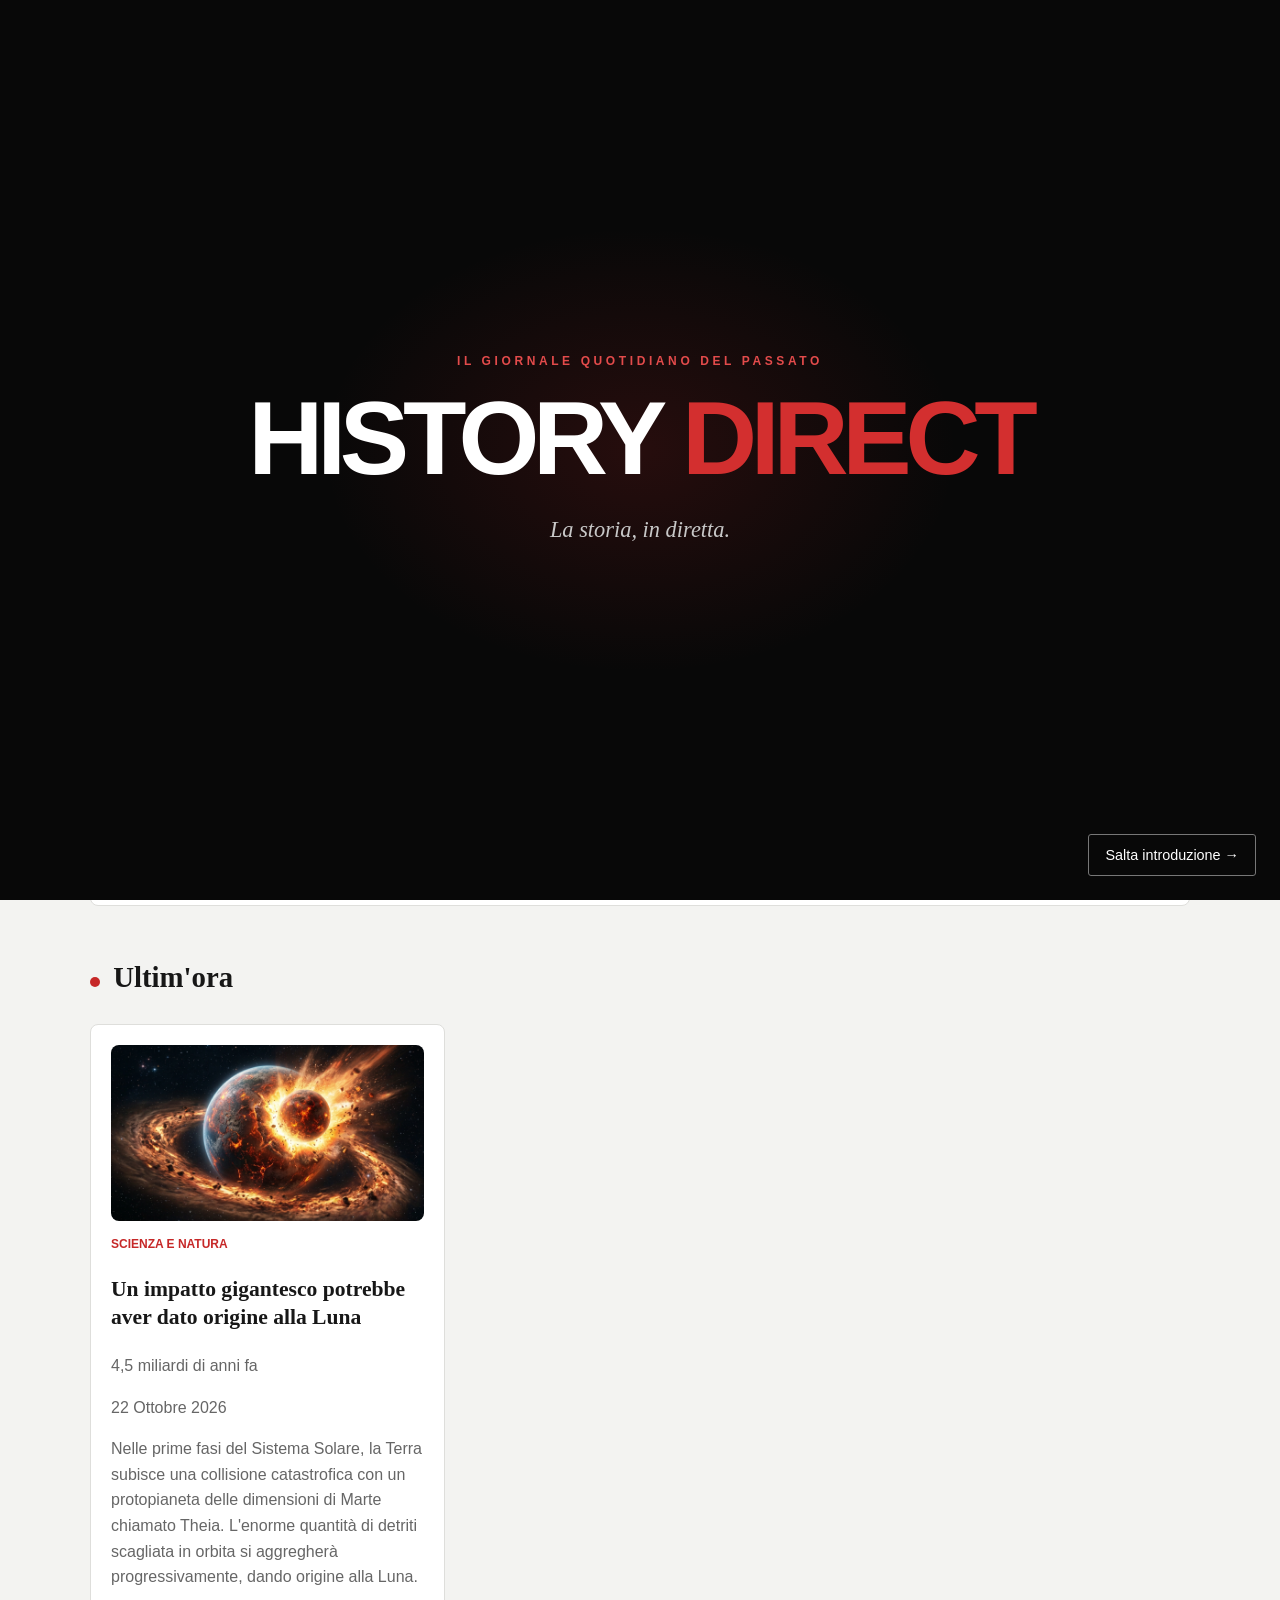
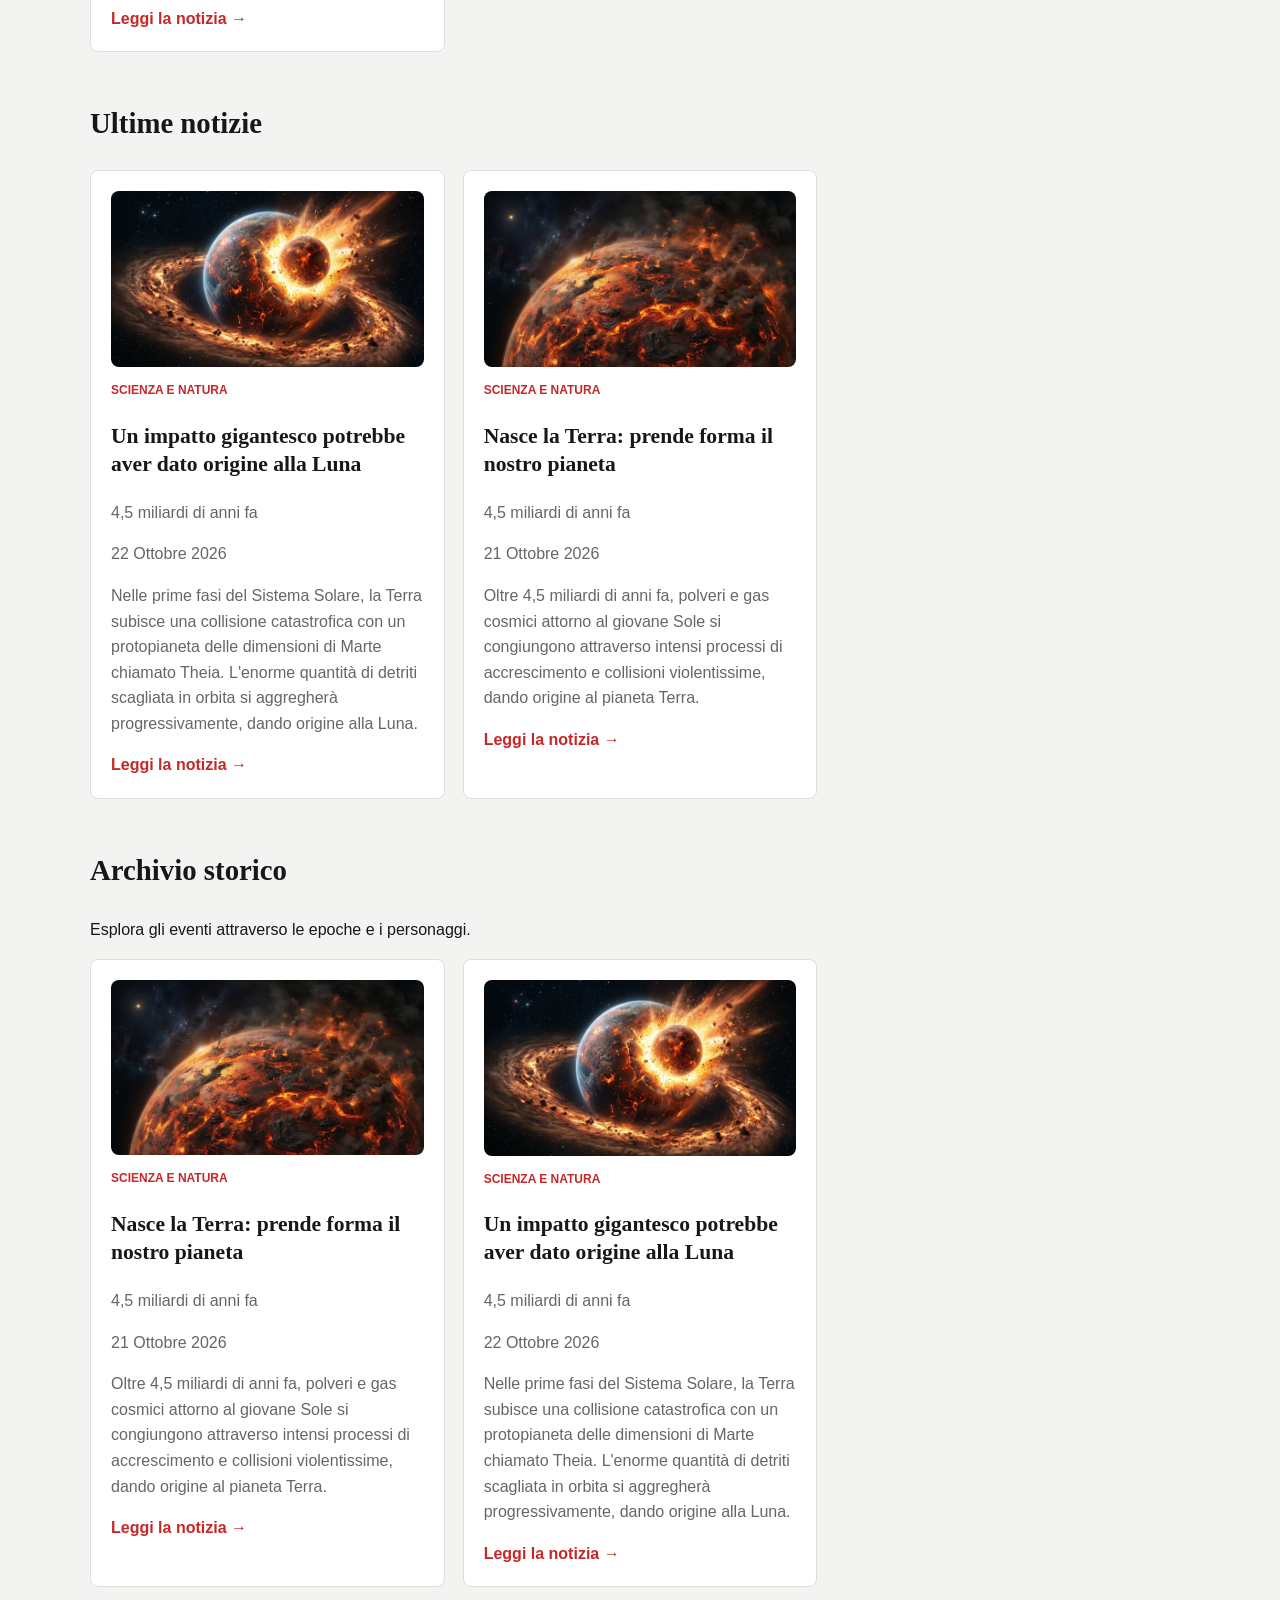
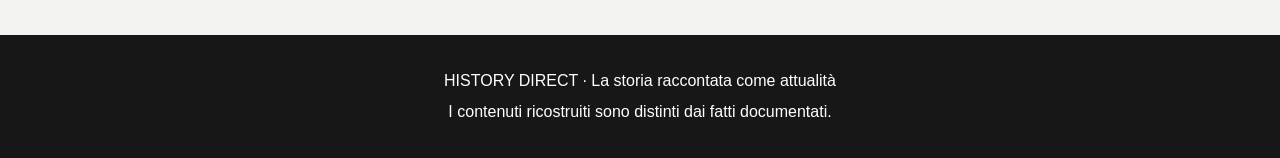
<file: index.html>
<!DOCTYPE html>
<html lang="it">
<head>
  <meta charset="UTF-8">
  <meta name="viewport" content="width=device-width, initial-scale=1.0">

  <title>History Direct — Il giornale del passato</title>
  <meta name="description" content="Segui la storia come se fosse una notizia in tempo reale.">

  <link rel="stylesheet" href="css/style.css">
  <script src="js/app.js" defer></script>
  <link rel="stylesheet" href="css/style.css">
  <link rel="stylesheet" href="css/intro.css">
</head>

<body>
    
<!-- Introduzione iniziale History Direct -->
<div id="big-bang-intro" role="status" aria-label="Introduzione di History Direct">
  <div class="intro-universe" aria-hidden="true">
    <div class="intro-flash"></div>
  </div>

  <div class="intro-content">
    <p class="intro-kicker">Il giornale quotidiano del passato</p>

    <h1 class="intro-title">
      HISTORY <span>DIRECT</span>
    </h1>

    <p class="intro-tagline">
      La storia, in diretta.
    </p>
  </div>

  <button class="intro-skip" type="button">
    Salta introduzione →
  </button>
</div>
<!-- Fine introduzione -->

<header class="site-header">
  <div class="newspaper-masthead">
    <p class="masthead-label">IL GIORNALE QUOTIDIANO DEL PASSATO</p>

    <a class="logo" href="index.html" aria-label="History Direct - Homepage">
      HISTORY <span>DIRECT</span>
    </a>

    <p class="tagline">La storia, in diretta.</p>
  </div>

  <nav class="main-nav" aria-label="Navigazione principale">
    <a class="nav-home" href="index.html">Home</a>
    <a href="#ultimora">
      <span class="live-dot"></span> Ultim'ora
    </a>
    <a href="#ultime-notizie">Ultime notizie</a>
    <a href="#archivio">Archivio storico</a>
    <a href="#search-title" class="nav-search">
      <span aria-hidden="true">⌕</span> Cerca
    </a>
  </nav>
</header>


  <main class="container">
    <section class="hero">
      <p class="eyebrow">LA STORIA, IN DIRETTA</p>
      <h1>Il passato è appena successo.</h1>
      <p>Eventi, personaggi e rivoluzioni raccontati come notizie di oggi.</p>
    </section>

    <section class="search-section" aria-labelledby="search-title">
      <h2 id="search-title">Cerca nella storia</h2>
      <label for="search-input">
        Data, epoca, luogo o personaggio
      </label>
      <input
        id="search-input"
        type="search"
        placeholder="Es. Cesare, Roma, 1789..."
      >
      <p id="search-status" aria-live="polite"></p>
    </section>

    <section id="ultimora">
      <h2><span class="live-dot"></span> Ultim'ora</h2>
      <div id="breaking-news" class="news-grid"></div>
    </section>

    <section id="ultime-notizie">
      <h2>Ultime notizie</h2>
      <div id="latest-news" class="news-grid"></div>
    </section>

    <section id="archivio">
      <h2>Archivio storico</h2>
      <p>Esplora gli eventi attraverso le epoche e i personaggi.</p>
      <div id="archive-news" class="news-grid"></div>
    </section>
  </main>

  <footer>
    <p>HISTORY DIRECT · La storia raccontata come attualità</p>
    <p>I contenuti ricostruiti sono distinti dai fatti documentati.</p>
  </footer>
  <script src="js/intro.js" defer></script>
</body>
</html>
</file>
<file: css/style.css>
:root {
  --ink: #171717;
  --muted: #666666;
  --paper: #ffffff;
  --background: #f3f3f1;
  --accent: #c62828;
  --line: #dededb;
}

* {
  box-sizing: border-box;
}

html {
  scroll-behavior: smooth;
}

body {
  margin: 0;
  background: var(--background);
  color: var(--ink);
  font-family: Arial, Helvetica, sans-serif;
  line-height: 1.6;
}

.site-header {
  background: var(--paper);
  border-bottom: 3px solid var(--ink);
  padding: 24px 5%;
  text-align: center;
}

.logo {
  color: var(--ink);
  font-size: clamp(1.8rem, 5vw, 3rem);
  font-weight: 900;
  letter-spacing: -1.5px;
  text-decoration: none;
}

.tagline {
  color: var(--muted);
  margin: 0 0 18px;
}

nav {
  display: flex;
  flex-wrap: wrap;
  justify-content: center;
  gap: 22px;
}

nav a {
  color: var(--ink);
  font-weight: bold;
  text-decoration: none;
}

nav a:hover {
  color: var(--accent);
}

.container {
  width: min(1100px, 90%);
  margin: 0 auto;
}

.hero {
  padding: 64px 0 48px;
  border-bottom: 1px solid var(--line);
}

.eyebrow {
  color: var(--accent);
  font-size: 0.8rem;
  font-weight: bold;
  letter-spacing: 2px;
}

.hero h1 {
  max-width: 760px;
  font-family: Georgia, serif;
  font-size: clamp(2.4rem, 6vw, 4.5rem);
  line-height: 1.08;
  margin: 12px 0;
}

.search-section {
  margin: 30px 0;
  padding: 24px;
  background: var(--paper);
  border: 1px solid var(--line);
  border-radius: 8px;
}

.search-section label {
  display: block;
  margin-bottom: 8px;
  color: var(--muted);
}

input[type="search"] {
  width: 100%;
  padding: 14px;
  border: 1px solid #aaa;
  border-radius: 5px;
  font: inherit;
}

section[id] {
  scroll-margin-top: 20px;
}

.container > section:not(.hero) {
  margin-bottom: 48px;
}

.container h2 {
  font-family: Georgia, serif;
  font-size: 1.8rem;
}

.live-dot {
  display: inline-block;
  width: 10px;
  height: 10px;
  background: var(--accent);
  border-radius: 50%;
  margin-right: 6px;
}

.news-grid {
  display: grid;
  grid-template-columns: repeat(3, minmax(0, 1fr));
  gap: 18px;
}

.news-card {
  padding: 20px;
  background: var(--paper);
  border: 1px solid var(--line);
  border-radius: 8px;
}

.news-card .category {
  color: var(--accent);
  font-size: 0.75rem;
  font-weight: bold;
  text-transform: uppercase;
}

.news-card h3 {
  font-family: Georgia, serif;
  font-size: 1.35rem;
  line-height: 1.3;
}

.news-card p {
  color: var(--muted);
}

.news-card .read-more {
  color: var(--accent);
  font-weight: bold;
  text-decoration: none;
}

footer {
  padding: 28px 5%;
  background: var(--ink);
  color: white;
  text-align: center;
}

footer p {
  margin: 5px;
}

@media (max-width: 700px) {
  .news-grid {
    grid-template-columns: 1fr;
  }

  .hero {
    padding-top: 40px;
  }

  nav {
    gap: 12px;
  }
}

/* INGRESSO ANIMATO DELLA HOMEPAGE */

@keyframes newspaper-enter {
  from {
    opacity: 0;
    transform: translateY(16px);
  }

  to {
    opacity: 1;
    transform: translateY(0);
  }
}

/* La testata entra per prima */
body.homepage-entering header {
  animation: newspaper-enter 0.55s ease-out both;
}

/* La sezione introduttiva della homepage */
body.homepage-entering .hero {
  animation: newspaper-enter 0.55s ease-out 0.12s both;
}

/* Prima le notizie principali, poi l'ultim'ora */
body.homepage-entering #latest-news {
  animation: newspaper-enter 0.55s ease-out 0.25s both;
}

body.homepage-entering #breaking-news {
  animation: newspaper-enter 0.55s ease-out 0.4s both;
}

/* Le schede entrano con un breve ritardo progressivo */
body.homepage-entering .news-card {
  animation: newspaper-enter 0.4s ease-out both;
}

body.homepage-entering .news-card:nth-child(1) {
  animation-delay: 0.08s;
}

body.homepage-entering .news-card:nth-child(2) {
  animation-delay: 0.16s;
}

body.homepage-entering .news-card:nth-child(3) {
  animation-delay: 0.24s;
}

/* Rispetta le preferenze di accessibilità */
@media (prefers-reduced-motion: reduce) {
  body.homepage-entering header,
  body.homepage-entering .hero,
  body.homepage-entering #latest-news,
  body.homepage-entering #breaking-news,
  body.homepage-entering .news-card {
    animation: none !important;
  }
}

/* Immagini nelle schede delle notizie */

.news-card-image {
  display: block;
  width: 100%;
  aspect-ratio: 16 / 9;
  object-fit: cover;
  border-radius: 8px;
  margin-bottom: 14px;
}
</file>
<file: css/intro.css>
/* HISTORY DIRECT — INTRODUZIONE BIG BANG */

#big-bang-intro {
  position: fixed;
  inset: 0;
  z-index: 9999;
  display: grid;
  place-items: center;
  overflow: hidden;
  background: #080808;
  color: #fff;
  font-family: Arial, Helvetica, sans-serif;
  opacity: 1;
  visibility: visible;
  transition: opacity 0.8s ease, visibility 0.8s ease;
}

#big-bang-intro.is-hidden {
  opacity: 0;
  visibility: hidden;
  pointer-events: none;
}

.intro-universe {
  position: absolute;
  inset: 0;
  overflow: hidden;
  background:
    radial-gradient(ellipse at center,
      rgba(198, 40, 40, 0.16),
      transparent 35%),
    #080808;
}

.intro-flash {
  position: absolute;
  left: 50%;
  top: 50%;
  width: 12px;
  height: 12px;
  border-radius: 50%;
  background: white;
  box-shadow:
    0 0 30px 12px rgba(255, 255, 255, 0.65),
    0 0 100px 35px rgba(198, 40, 40, 0.5);
  transform: translate(-50%, -50%) scale(0);
  animation: big-bang-flash 1.6s ease-out forwards;
}

.intro-particle {
  position: absolute;
  left: 50%;
  top: 50%;
  width: 3px;
  height: 3px;
  border-radius: 50%;
  background: #fff;
  box-shadow: 0 0 8px rgba(255, 255, 255, 0.8);
  animation: particle-expand 2.2s ease-out forwards;
}

.intro-particle.is-red {
  background: #c62828;
  box-shadow: 0 0 10px rgba(198, 40, 40, 0.9);
}

.intro-content {
  position: relative;
  z-index: 2;
  width: min(90%, 900px);
  text-align: center;
  animation: intro-title-appear 1s ease 1s both;
}

.intro-kicker {
  margin: 0 0 18px;
  color: #e34b4b;
  font-size: 0.75rem;
  font-weight: 700;
  letter-spacing: 0.3em;
  text-transform: uppercase;
}

.intro-title {
  margin: 0;
  font-size: clamp(2.6rem, 9vw, 6.5rem);
  font-weight: 900;
  line-height: 0.95;
  letter-spacing: -0.06em;
}

.intro-title span {
  color: #d32f2f;
}

.intro-tagline {
  margin: 24px 0 0;
  color: #c8c8c8;
  font-family: Georgia, "Times New Roman", serif;
  font-size: clamp(1rem, 2.5vw, 1.4rem);
  font-style: italic;
}

.intro-skip {
  position: absolute;
  right: 24px;
  bottom: 24px;
  z-index: 3;
  padding: 12px 16px;
  border: 1px solid #777;
  border-radius: 3px;
  background: transparent;
  color: white;
  font-size: 0.9rem;
  cursor: pointer;
}

.intro-skip:hover,
.intro-skip:focus-visible {
  border-color: #e34b4b;
  background: #c62828;
  outline: none;
}

@keyframes big-bang-flash {
  0% {
    opacity: 0;
    transform: translate(-50%, -50%) scale(0);
  }
  20% {
    opacity: 1;
  }
  100% {
    opacity: 0;
    transform: translate(-50%, -50%) scale(35);
  }
}

@keyframes particle-expand {
  from {
    opacity: 0;
    transform: translate(-50%, -50%) scale(0.3);
  }
  15% {
    opacity: 1;
  }
  to {
    opacity: 0;
    transform:
      translate(
        calc(-50% + var(--dx)),
        calc(-50% + var(--dy))
      )
      scale(1.5);
  }
}

@keyframes intro-title-appear {
  from {
    opacity: 0;
    transform: translateY(18px);
  }
  to {
    opacity: 1;
    transform: translateY(0);
  }
}

@media (prefers-reduced-motion: reduce) {
  #big-bang-intro,
  .intro-flash,
  .intro-particle,
  .intro-content {
    animation: none;
    transition: none;
  }

  .intro-flash,
  .intro-particle {
    display: none;
  }
}


/* TRANSIZIONE CINEMATOGRAFICA IN USCITA */

#big-bang-intro {
  transition:
    opacity 0.9s cubic-bezier(0.22, 1, 0.36, 1),
    visibility 0s linear 0.9s;
}

#big-bang-intro.is-exiting {
  opacity: 0;
  pointer-events: none;
}

#big-bang-intro.is-exiting .intro-universe {
  transform: scale(1.16);
  filter: blur(3px);
  transition:
    transform 1s cubic-bezier(0.16, 1, 0.3, 1),
    filter 0.8s ease;
}

#big-bang-intro.is-exiting .intro-content {
  opacity: 0;
  transform: translateY(-12px) scale(1.025);
  transition:
    opacity 0.45s ease,
    transform 0.65s ease;
}

#big-bang-intro.is-exiting .intro-skip {
  opacity: 0;
  transition: opacity 0.2s ease;
}

@media (prefers-reduced-motion: reduce) {
  #big-bang-intro.is-exiting .intro-universe,
  #big-bang-intro.is-exiting .intro-content,
  #big-bang-intro.is-exiting .intro-skip {
    transition: none;
    transform: none;
    filter: none;
  }
}
</file>
